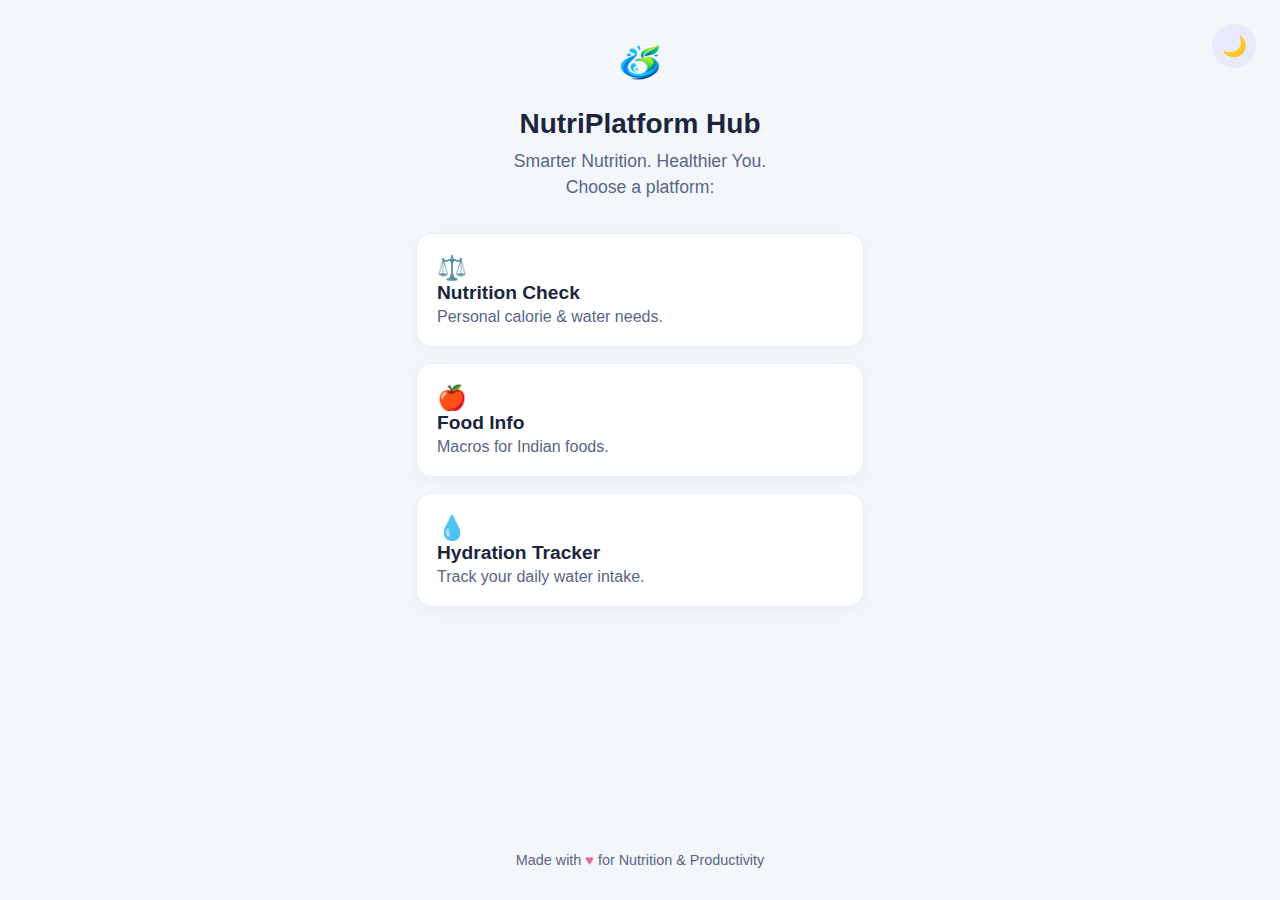
<file: index.html>
<!DOCTYPE html>
<html lang="en">
<head>
    <meta charset="UTF-8">
    <title>NutriPlatform Hub</title>
    <meta name="viewport" content="width=device-width, initial-scale=1.0">
    <link rel="stylesheet" href="style.css">
    <link rel="stylesheet" href="home.css">
    <link rel="icon" href="logo.png" type="image/png">
</head>
<body>
    <div class="container">
        <button class="theme-toggle" aria-label="Switch Theme" onclick="toggleTheme()">🌙</button>
        <img src="logo.png" alt="Logo" class="logo" />
        <h1 class="hub-title">NutriPlatform Hub</h1>
        <p class="hub-desc">Smarter Nutrition. Healthier You.<br>Choose a platform:</p>
        <div class="platforms">
            <a href="nutrition.html" class="platform-card">
                <span class="platform-icon">⚖️</span>
                <strong>Nutrition Check</strong>
                <span class="card-desc">Personal calorie & water needs.</span>
            </a>
            <a href="foodinfo.html" class="platform-card">
                <span class="platform-icon">🍎</span>
                <strong>Food Info</strong>
                <span class="card-desc">Macros for Indian foods.</span>
            </a>
            <a href="hydrate.html" class="platform-card">
                <span class="platform-icon">💧</span>
                <strong>Hydration Tracker</strong>
                <span class="card-desc">Track your daily water intake.</span>
            </a>
        </div>
        <footer class="hub-footer">
            <span class="credit">
                Made with <span style="color:#e46e90;">♥</span> for Nutrition & Productivity
            </span>
        </footer>
    </div>
    <script src="main.js"></script>
</body>
</html>
</file>
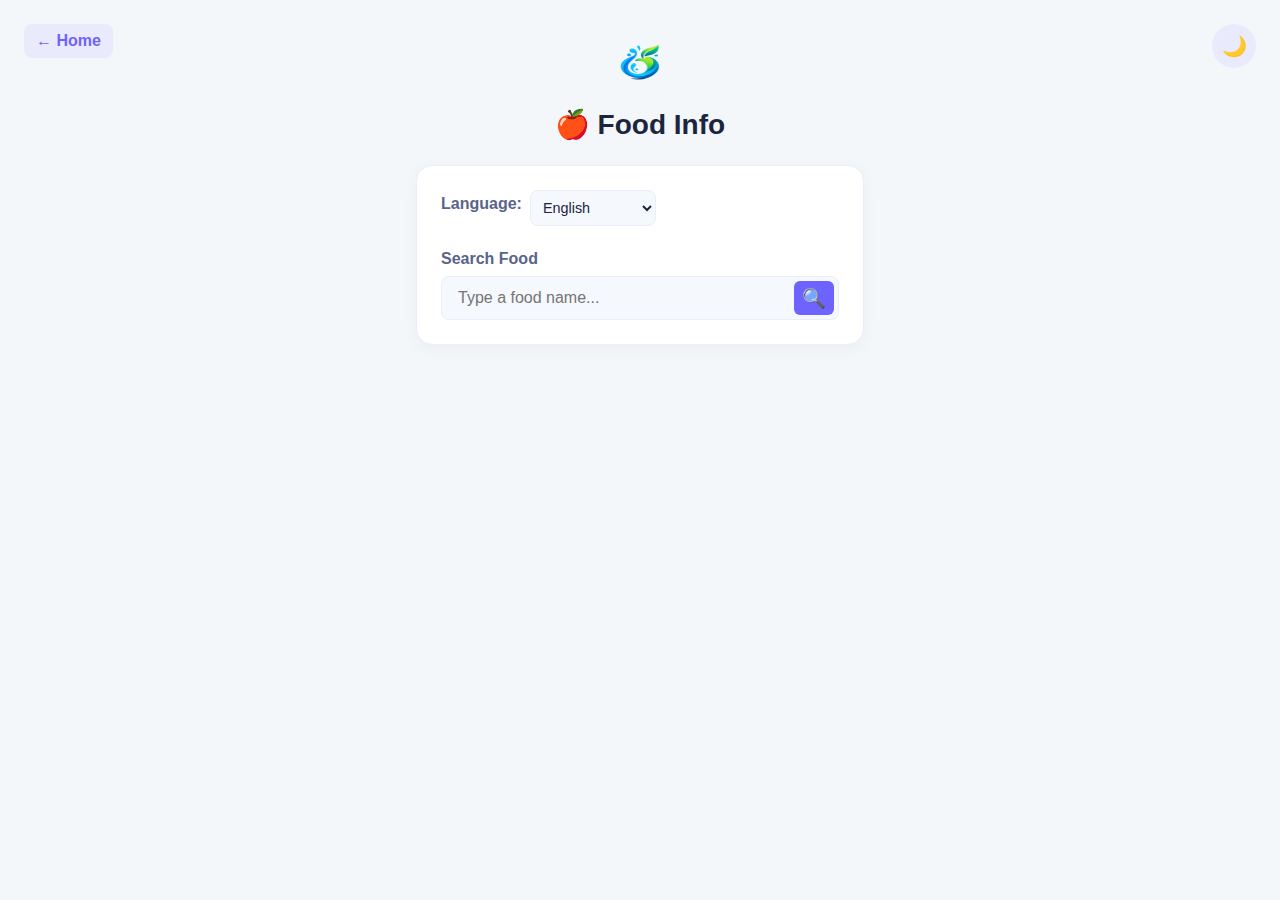
<file: foodinfo.html>
<!DOCTYPE html>
<html lang="en">
<head>
    <meta charset="UTF-8">
    <title>Food Info | NutriPlatform</title>
    <meta name="viewport" content="width=device-width, initial-scale=1.0">
    <link rel="stylesheet" href="style.css">
    <link rel="stylesheet" href="foodinfo.css">
    <link rel="icon" href="logo.png" type="image/png">
</head>
<body>
    <div class="container">
        <button class="theme-toggle" aria-label="Switch Theme" onclick="toggleTheme()">🌙</button>
        <a href="index.html" class="back-btn">← Home</a>
        <img src="logo.png" class="logo" alt="App Logo">
        <h1 class="page-title">🍎 Food Info</h1>
        <div class="form-card">
            <div class="language-switcher">
                <label for="lang-select">Language:</label>
                <select id="lang-select">
                    <option value="en">English</option>
                    <option value="hi">हिन्दी (Hindi)</option>
                    <option value="mr">मराठी (Marathi)</option>
                </select>
            </div>
            <label for="foodInput">Search Food</label>
            <div class="animated-searchbox">
                <input type="text" id="foodInput" placeholder="Type a food name..." autocomplete="off">
                <button type="button" class="search-btn-anim" onclick="searchFood()">
                    <span class="search-ico">🔍</span>
                </button>
            </div>
            <div id="suggestList" class="suggestion-list"></div>
        </div>
        <div id="foodResult" class="result-card" style="display:none;"></div>
    </div>
    
    <!-- Scripts at the end of the body -->
    <script src="main.js"></script>

    <!-- IMPORTANT: Load the new combined database file BEFORE foodinfo.js -->
    <script src="all_databases.js"></script>
    
    <!-- This script uses the data from the file above -->
    <script src="foodinfo.js"></script>
</body>
</html>
</file>
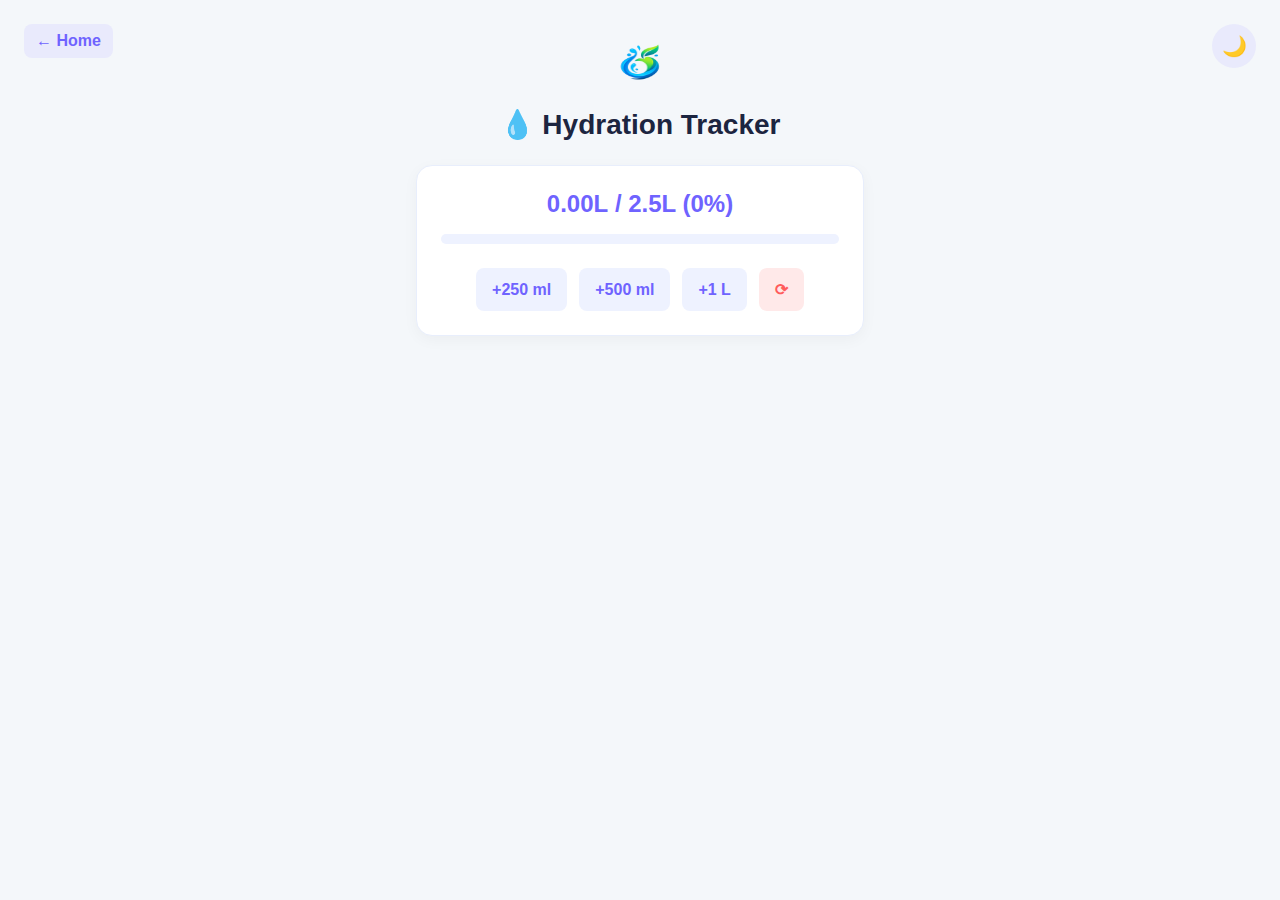
<file: hydrate.html>
<!DOCTYPE html>
<html lang="en">
<head>
    <meta charset="UTF-8">
    <title>Hydration Tracker | NutriPlatform</title>
    <meta name="viewport" content="width=device-width, initial-scale=1.0">
    <link rel="stylesheet" href="style.css">
    <link rel="stylesheet" href="hydrate.css">
    <link rel="icon" href="logo.png" type="image/png">
</head>
<body>
    <div class="container">
        <button class="theme-toggle" aria-label="Switch Theme" onclick="toggleTheme()">🌙</button>
        <a href="index.html" class="back-btn">← Home</a>
        <img src="logo.png" class="logo" alt="App Logo">
        <h1 class="page-title">💧 Hydration Tracker</h1>
        <div class="tracker-card">
            <div id="trackerProgress"></div>
            <div class="progress-bar-wrap">
                <div class="progress-bar" id="trackerBar"></div>
            </div>
            <div class="tracker-buttons">
                <button onclick="addWater(0.25)">+250 ml</button>
                <button onclick="addWater(0.5)">+500 ml</button>
                <button onclick="addWater(1)">+1 L</button>
                <button class="reset-btn" onclick="resetWater()">⟳</button>
            </div>
        </div>
    </div>
    <script src="main.js"></script>
    <script src="hydrate.js"></script>
</body>
</html>
</file>
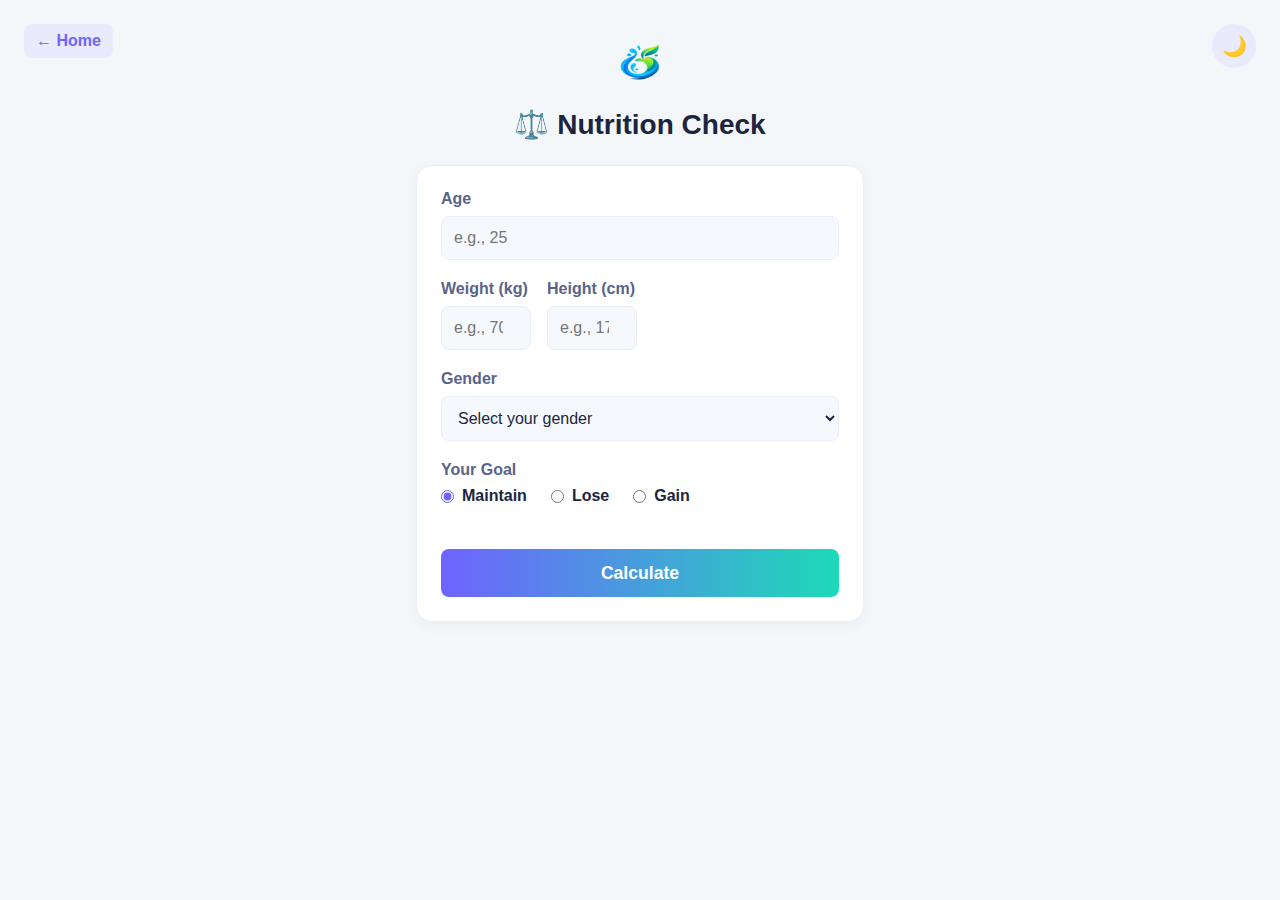
<file: nutrition.html>
<!DOCTYPE html>
<html lang="en">
<head>
    <meta charset="UTF-8">
    <title>Nutrition Check | NutriPlatform</title>
    <meta name="viewport" content="width=device-width, initial-scale=1.0">
    <link rel="stylesheet" href="style.css">
    <link rel="stylesheet" href="nutrition.css">
    <link rel="icon" href="logo.png" type="image/png">
</head>
<body>
    <div class="container">
        <button class="theme-toggle" aria-label="Switch Theme" onclick="toggleTheme()">🌙</button>
        <a href="index.html" class="back-btn">← Home</a>
        <img src="logo.png" class="logo" alt="App Logo">
        <h1 class="page-title">⚖️ Nutrition Check</h1>
        <div class="form-card">
            <form id="userForm">
                <div class="form-group">
                    <label for="age">Age</label>
                    <input type="number" id="age" min="5" max="100" placeholder="e.g., 25" required>
                </div>
                <div class="mini-row">
                    <div class="form-group">
                        <label for="weight">Weight (kg)</label>
                        <input type="number" id="weight" min="20" max="300" placeholder="e.g., 70" required>
                    </div>
                    <div class="form-group">
                        <label for="height">Height (cm)</label>
                        <input type="number" id="height" min="90" max="230" placeholder="e.g., 175" required>
                    </div>
                </div>
                <div class="form-group">
                    <label for="gender">Gender</label>
                    <select id="gender" required>
                        <option value="" disabled selected>Select your gender</option>
                        <option value="male">Male</option>
                        <option value="female">Female</option>
                    </select>
                </div>
                <div class="form-group">
                    <label>Your Goal</label>
                    <div class="radio-group">
                        <label><input type="radio" name="goal" value="maintain" checked>Maintain</label>
                        <label><input type="radio" name="goal" value="lose">Lose</label>
                        <label><input type="radio" name="goal" value="gain">Gain</label>
                    </div>
                </div>
                <button type="submit" class="cta-btn">Calculate</button>
            </form>
        </div>
        <div id="result" class="result-card" style="display:none;"></div>
    </div>
    <script src="main.js"></script>
    <script src="nutrition.js"></script>
</body>
</html>
</file>
<file: style.css>
:root {
    --accent1: #6f63ff;
    --accent2: #1ed9b8;
    --bg-light: #f4f7fa;
    --bg-dark: #1a1d2e;
    --card-light: #ffffff;
    --card-dark: #262a45;
    --text-primary-light: #1c2540;
    --text-secondary-light: #5a648a;
    --text-primary-dark: #e8eefc;
    --text-secondary-dark: #a8b2d3;
    --border-light: #e8eefc;
    --border-dark: #3c4364;
    --input-bg-light: #f5f8fc;
    --input-bg-dark: #222741;
}
* { box-sizing: border-box; margin: 0; padding: 0; }
html, body { font-family: 'Inter', sans-serif; background: var(--bg-light); color: var(--text-primary-light); transition: background 0.25s, color 0.25s; -webkit-tap-highlight-color: transparent; }
body.dark { background: var(--bg-dark); color: var(--text-primary-dark); }
.container { display: flex; flex-direction: column; align-items: center; width: 100%; max-width: 480px; min-height: 100vh; padding: 2rem 1rem; margin: 0 auto; }
.logo { width: 60px; height: 60px; margin-bottom: 1rem; }
.theme-toggle { position: absolute; top: 1.5rem; right: 1.5rem; width: 2.75rem; height: 2.75rem; border-radius: 50%; border: none; background: #e9eafc; color: var(--accent1); font-size: 1.25rem; cursor: pointer; display: flex; align-items: center; justify-content: center; transition: background 0.2s, transform 0.2s; }
body.dark .theme-toggle { background: #394061; color: #ffe87a; }
.theme-toggle:active { transform: scale(0.9); }
.back-btn { position: absolute; top: 1.5rem; left: 1.5rem; padding: 0.5rem 0.75rem; text-decoration: none; font-weight: 600; color: var(--accent1); background: #e9eafc; border-radius: 8px; transition: background 0.2s; }
body.dark .back-btn { background: #394061; }
.page-title, .hub-title { font-size: 1.75rem; font-weight: 700; margin-bottom: 1.5rem; text-align: center; color: var(--text-primary-light); }
body.dark .page-title, body.dark .hub-title { color: var(--text-primary-dark); }
@media (max-width: 600px) { .container { padding: 4rem 1rem 2rem 1rem; } .page-title, .hub-title { font-size: 1.5rem; } .theme-toggle, .back-btn { top: 1rem; } .theme-toggle { right: 1rem; } .back-btn { left: 1rem; } }
</file>
<file: home.css>
.hub-title { margin-bottom: 0.5rem; }
.hub-desc { font-size: 1.1rem; color: var(--text-secondary-light); text-align: center; margin-bottom: 2rem; line-height: 1.5; }
body.dark .hub-desc { color: var(--text-secondary-dark); }
.platforms { width: 100%; display: flex; flex-direction: column; gap: 1rem; }
.platform-card { background: var(--card-light); border: 1px solid var(--border-light); border-radius: 16px; padding: 1.25rem; text-decoration: none; box-shadow: 0 4px 15px rgba(0,0,0,0.04); transition: transform 0.2s, box-shadow 0.2s; }
body.dark .platform-card { background: var(--card-dark); border: 1px solid var(--border-dark); }
.platform-card:hover { transform: translateY(-4px); box-shadow: 0 8px 25px rgba(111, 99, 255, 0.1); }
.platform-card strong { font-size: 1.2rem; display: flex; align-items: center; gap: 0.75rem; margin-bottom: 0.25rem; color: var(--text-primary-light); }
body.dark .platform-card strong { color: var(--text-primary-dark); }
.platform-icon { font-size: 1.5rem; }
.card-desc { color: var(--text-secondary-light); }
body.dark .card-desc { color: var(--text-secondary-dark); }
.hub-footer { margin-top: auto; padding-top: 2rem; font-size: 0.9rem; color: var(--text-secondary-light); }
body.dark .hub-footer { color: var(--text-secondary-dark); }
</file>
<file: foodinfo.css>
/* foodinfo.css */

.form-card { 
    width: 100%; background: var(--card-light); border: 1px solid var(--border-light); 
    border-radius: 16px; padding: 1.5rem; box-shadow: 0 4px 15px rgba(0,0,0,0.04); 
    margin-bottom: 1.5rem; box-sizing: border-box; position: relative;
}
body.dark .form-card { background: var(--card-dark); border: 1px solid var(--border-dark); }

label { 
    display: block; font-weight: 600; margin-bottom: 0.5rem; 
    color: var(--text-secondary-light); 
}
body.dark label { color: var(--text-secondary-dark); }

.language-switcher {
    margin-bottom: 1.5rem; display: flex; align-items: center; gap: 0.5rem;
}
.language-switcher select {
    padding: 0.5rem; border-radius: 8px; border: 1px solid var(--border-light);
    background: var(--input-bg-light); font-size: 0.9rem; color: var(--text-primary-light);
}
body.dark .language-switcher select {
    border: 1px solid var(--border-dark); background: var(--input-bg-dark); color: var(--text-primary-dark);
}

.animated-searchbox { position: relative; }
#foodInput { 
    width: 100%; padding: 0.75rem 3.5rem 0.75rem 1rem; border-radius: 8px; 
    border: 1px solid var(--border-light); background: var(--input-bg-light); 
    font-size: 1rem; color: var(--text-primary-light); box-sizing: border-box;
}
body.dark #foodInput { 
    border: 1px solid var(--border-dark); background: var(--input-bg-dark); color: var(--text-primary-dark); 
}
#foodInput:focus { 
    outline: none; border-color: var(--accent1); box-shadow: 0 0 0 3px rgba(111, 99, 255, 0.2); 
}
#foodInput:disabled { background-color: #e9ecef; cursor: not-allowed; }
body.dark #foodInput:disabled { background-color: var(--border-dark); }

.search-btn-anim {
    position: absolute; right: 5px; top: 5px; bottom: 5px; width: 40px; border: none;
    border-radius: 6px; background: var(--accent1); color: white; cursor: pointer; font-size: 1.2rem;
}

.suggestion-list {
    display: none; position: absolute; width: calc(100% - 3rem); z-index: 10;
    background: var(--card-light); border: 1px solid var(--border-light);
    border-radius: 8px; margin-top: 0.5rem; max-height: 250px;
    overflow-y: auto; box-shadow: 0 4px 15px rgba(0,0,0,0.1); box-sizing: border-box;
}
body.dark .suggestion-list { background: var(--card-dark); border: 1px solid var(--border-dark); }

.suggestion-item {
    padding: 0.75rem 1rem; cursor: pointer; display: flex; align-items: center; gap: 1rem;
}
.suggestion-item:not(:last-child) { border-bottom: 1px solid var(--border-light); }
body.dark .suggestion-item:not(:last-child) { border-bottom: 1px solid var(--border-dark); }
.suggestion-item:hover, .suggestion-item.active { background: rgba(111, 99, 255, 0.1); }
.suggestion-item img { width: 40px; height: 40px; border-radius: 50%; object-fit: cover; }
.suggestion-item b { color: var(--accent1); font-weight: 700; }

.result-card { 
    width: 100%; background: var(--card-light); border: 1px solid var(--border-light); 
    border-radius: 16px; padding: 1.5rem; text-align: center; line-height: 1.8;
    box-sizing: border-box;
}
body.dark .result-card { background: var(--card-dark); border: 1px solid var(--border-dark); }

.food-image {
    width: 100px; height: 100px; border-radius: 50%; object-fit: cover;
    margin-bottom: 1rem; border: 3px solid var(--accent1);
}
.food-title {
    font-size: 1.5em; font-weight: 700; color: var(--accent1); display: block; margin-bottom: 0.5rem;
}
.macros { font-size: 0.95em; color: var(--text-secondary-light); }
body.dark .macros { color: var(--text-secondary-dark); }
.error-msg { color: var(--danger); font-weight: 600; }
</file>
<file: hydrate.css>
.tracker-card { width: 100%; background: var(--card-light); border: 1px solid var(--border-light); border-radius: 16px; padding: 1.5rem; box-shadow: 0 4px 15px rgba(0,0,0,0.04); text-align: center; }
body.dark .tracker-card { background: var(--card-dark); border: 1px solid var(--border-dark); }
#trackerProgress { font-size: 1.5rem; font-weight: 700; margin-bottom: 1rem; color: var(--accent1); }
body.dark #trackerProgress { color: var(--accent2); }
.progress-bar-wrap { width: 100%; height: 10px; background: #eef2ff; border-radius: 5px; overflow: hidden; margin-bottom: 1.5rem; }
body.dark .progress-bar-wrap { background: #222741; }
.progress-bar { height: 100%; width: 0; background: linear-gradient(90deg, var(--accent2), var(--accent1)); border-radius: 5px; transition: width 0.5s ease; }
.tracker-buttons { display: flex; justify-content: center; gap: 0.75rem; flex-wrap: wrap; }
.tracker-buttons button { padding: 0.75rem 1rem; font-size: 1rem; font-weight: 600; border: none; border-radius: 8px; background: #eef2ff; color: var(--accent1); cursor: pointer; transition: background 0.2s, color 0.2s; }
body.dark .tracker-buttons button { background: #394061; color: var(--text-primary-dark); }
.tracker-buttons button:hover { background: var(--accent1); color: white; }
.reset-btn { background: #ffe9e9 !important; color: #ff5c5c !important; }
body.dark .reset-btn { background: #5c3c3c !important; color: #ff8c8c !important; }
</file>
<file: nutrition.css>
.form-card { width: 100%; background: var(--card-light); border: 1px solid var(--border-light); border-radius: 16px; padding: 1.5rem; box-shadow: 0 4px 15px rgba(0,0,0,0.04); margin-bottom: 1.5rem; }
body.dark .form-card { background: var(--card-dark); border: 1px solid var(--border-dark); }
.form-group { margin-bottom: 1.25rem; }
.form-group:last-child { margin-bottom: 0; }
.form-group label { display: block; font-weight: 600; margin-bottom: 0.5rem; color: var(--text-secondary-light); }
body.dark .form-group label { color: var(--text-secondary-dark); }
.form-group input, .form-group select { width: 100%; padding: 0.75rem; border-radius: 8px; border: 1px solid var(--border-light); background: var(--input-bg-light); font-size: 1rem; color: var(--text-primary-light); }
body.dark .form-group input, body.dark .form-group select { border: 1px solid var(--border-dark); background: var(--input-bg-dark); color: var(--text-primary-dark); }
.form-group input:focus, .form-group select:focus { outline: none; border-color: var(--accent1); box-shadow: 0 0 0 3px rgba(111, 99, 255, 0.2); }
.mini-row { display: flex; gap: 1rem; }
.radio-group { display: flex; gap: 1.5rem; margin-top: 0.5rem; }
.radio-group label { display: flex; align-items: center; gap: 0.5rem; cursor: pointer; color: var(--text-primary-light); }
body.dark .radio-group label { color: var(--text-primary-dark); }
.radio-group input[type="radio"] { accent-color: var(--accent1); }
.cta-btn { width: 100%; margin-top: 1rem; padding: 0.85rem; border: none; border-radius: 8px; background: linear-gradient(90deg, var(--accent1), var(--accent2)); color: white; font-size: 1.1rem; font-weight: 700; cursor: pointer; }
.result-card { width: 100%; background: var(--card-light); border: 1px solid var(--border-light); border-radius: 16px; padding: 1.5rem; text-align: center; line-height: 1.6; }
body.dark .result-card { background: var(--card-dark); border: 1px solid var(--border-dark); }
</file>
